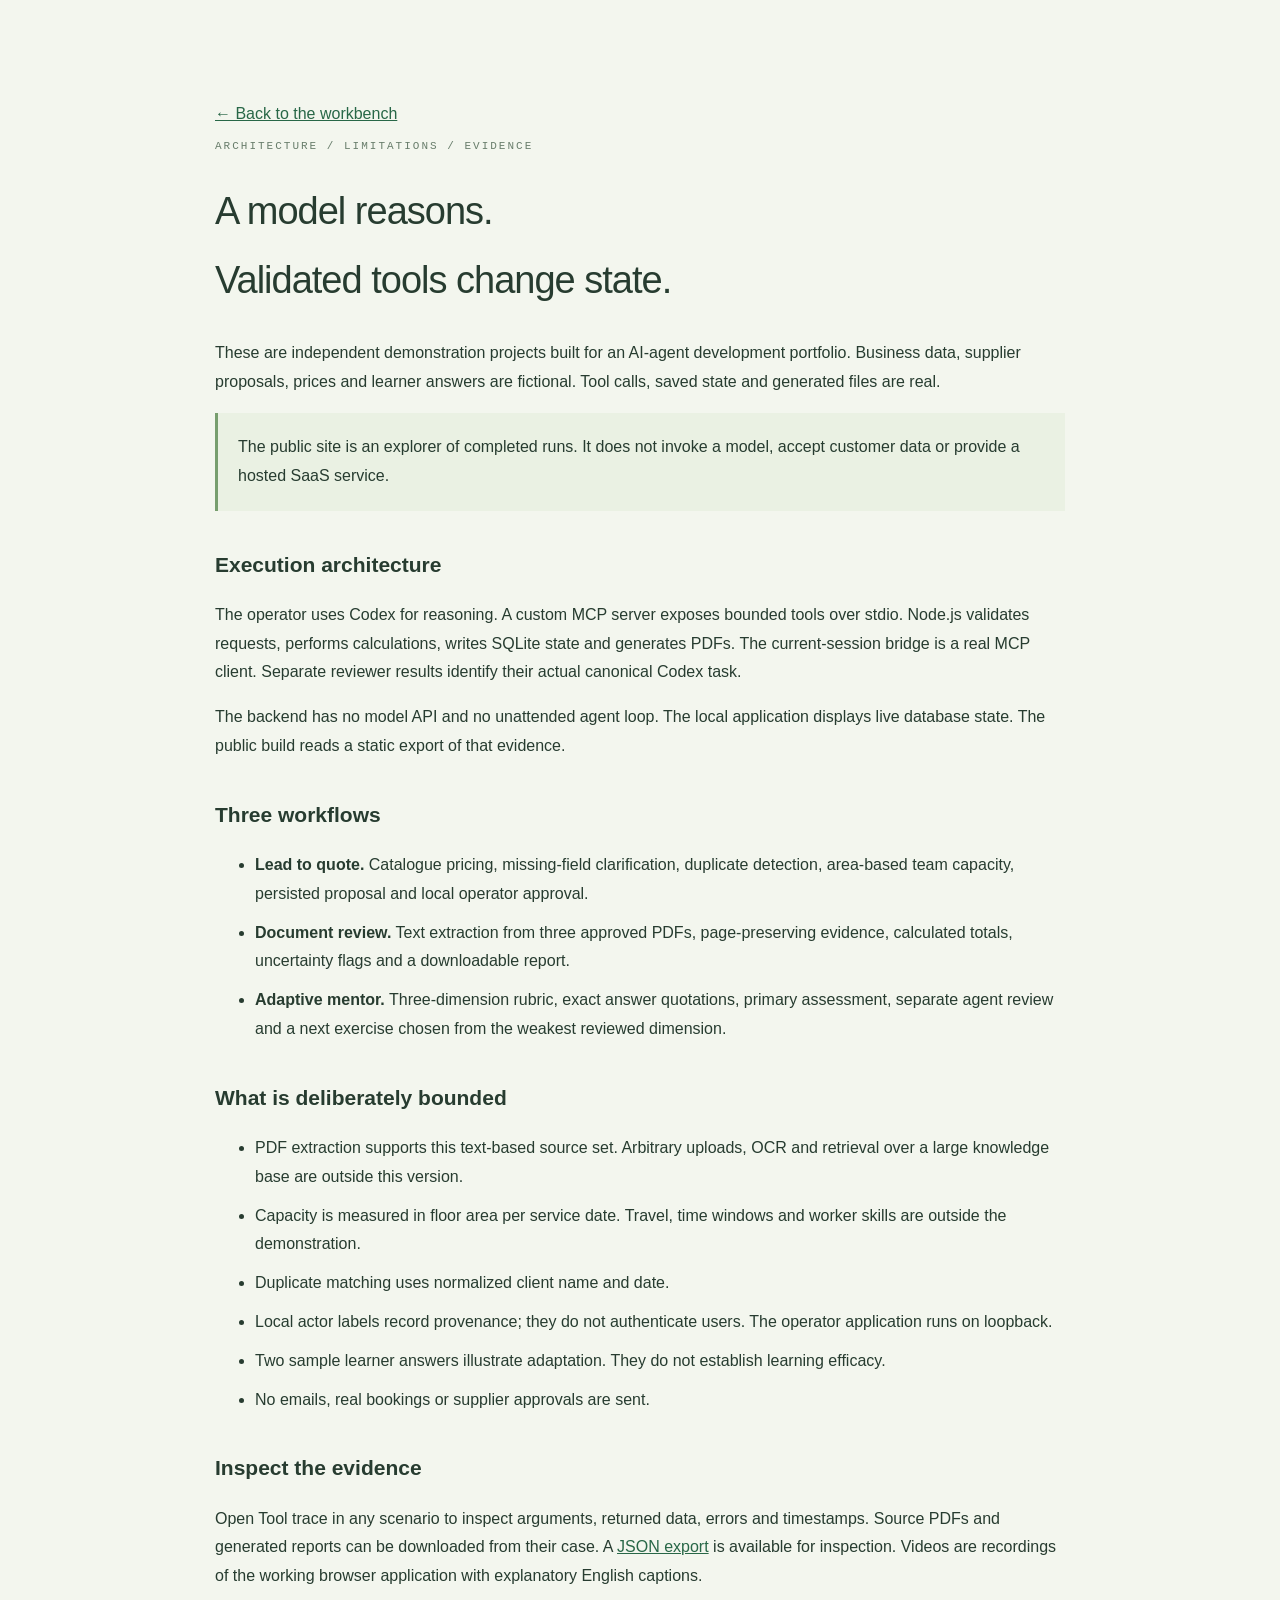
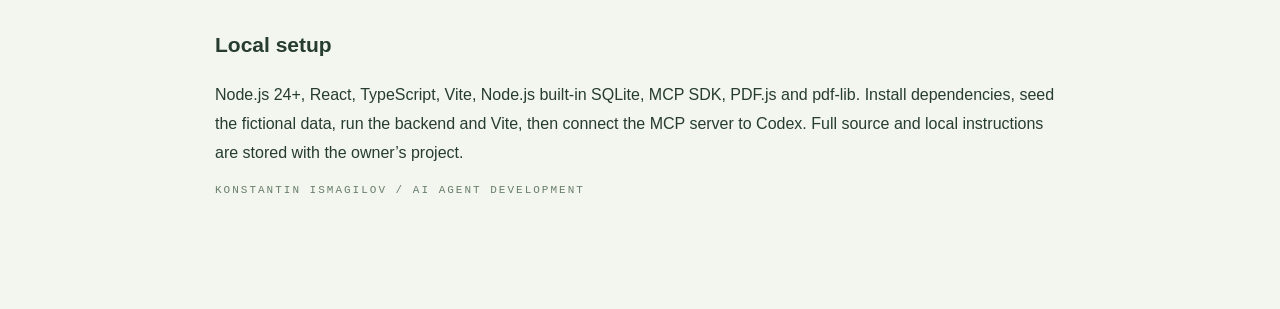
<file: technical.html>
<!doctype html><html lang="en"><head><meta charset="utf-8"><meta name="viewport" content="width=device-width,initial-scale=1"><title>Technical notes · Agent Workbench</title><style>body{font:16px/1.8 Arial,sans-serif;background:#f3f6ee;color:#273c30;margin:0}main{max-width:850px;margin:70px auto;padding:30px}h1{font-weight:500;font-size:38px;letter-spacing:-1px}h2{font-size:21px;margin-top:35px}a{color:#286747}code{font-size:13px;background:#e5eddf;padding:3px 6px}li{margin-bottom:10px}.label{font:11px monospace;letter-spacing:2px;color:#687d6b}.note{padding:20px;border-left:3px solid #779e6e;background:#eaf1e3}</style></head><body><main><a href="./">← Back to the workbench</a><p class="label">ARCHITECTURE / LIMITATIONS / EVIDENCE</p><h1>A model reasons.<br>Validated tools change state.</h1><p>These are independent demonstration projects built for an AI-agent development portfolio. Business data, supplier proposals, prices and learner answers are fictional. Tool calls, saved state and generated files are real.</p><div class="note">The public site is an explorer of completed runs. It does not invoke a model, accept customer data or provide a hosted SaaS service.</div><h2>Execution architecture</h2><p>The operator uses Codex for reasoning. A custom MCP server exposes bounded tools over stdio. Node.js validates requests, performs calculations, writes SQLite state and generates PDFs. The current-session bridge is a real MCP client. Separate reviewer results identify their actual canonical Codex task.</p><p>The backend has no model API and no unattended agent loop. The local application displays live database state. The public build reads a static export of that evidence.</p><h2>Three workflows</h2><ul><li><strong>Lead to quote.</strong> Catalogue pricing, missing-field clarification, duplicate detection, area-based team capacity, persisted proposal and local operator approval.</li><li><strong>Document review.</strong> Text extraction from three approved PDFs, page-preserving evidence, calculated totals, uncertainty flags and a downloadable report.</li><li><strong>Adaptive mentor.</strong> Three-dimension rubric, exact answer quotations, primary assessment, separate agent review and a next exercise chosen from the weakest reviewed dimension.</li></ul><h2>What is deliberately bounded</h2><ul><li>PDF extraction supports this text-based source set. Arbitrary uploads, OCR and retrieval over a large knowledge base are outside this version.</li><li>Capacity is measured in floor area per service date. Travel, time windows and worker skills are outside the demonstration.</li><li>Duplicate matching uses normalized client name and date.</li><li>Local actor labels record provenance; they do not authenticate users. The operator application runs on loopback.</li><li>Two sample learner answers illustrate adaptation. They do not establish learning efficacy.</li><li>No emails, real bookings or supplier approvals are sent.</li></ul><h2>Inspect the evidence</h2><p>Open Tool trace in any scenario to inspect arguments, returned data, errors and timestamps. Source PDFs and generated reports can be downloaded from their case. A <a href="snapshot.json">JSON export</a> is available for inspection. Videos are recordings of the working browser application with explanatory English captions.</p><h2>Local setup</h2><p>Node.js 24+, React, TypeScript, Vite, Node.js built-in SQLite, MCP SDK, PDF.js and pdf-lib. Install dependencies, seed the fictional data, run the backend and Vite, then connect the MCP server to Codex. Full source and local instructions are stored with the owner’s project.</p><p class="label">KONSTANTIN ISMAGILOV / AI AGENT DEVELOPMENT</p></main></body></html>
</file>
